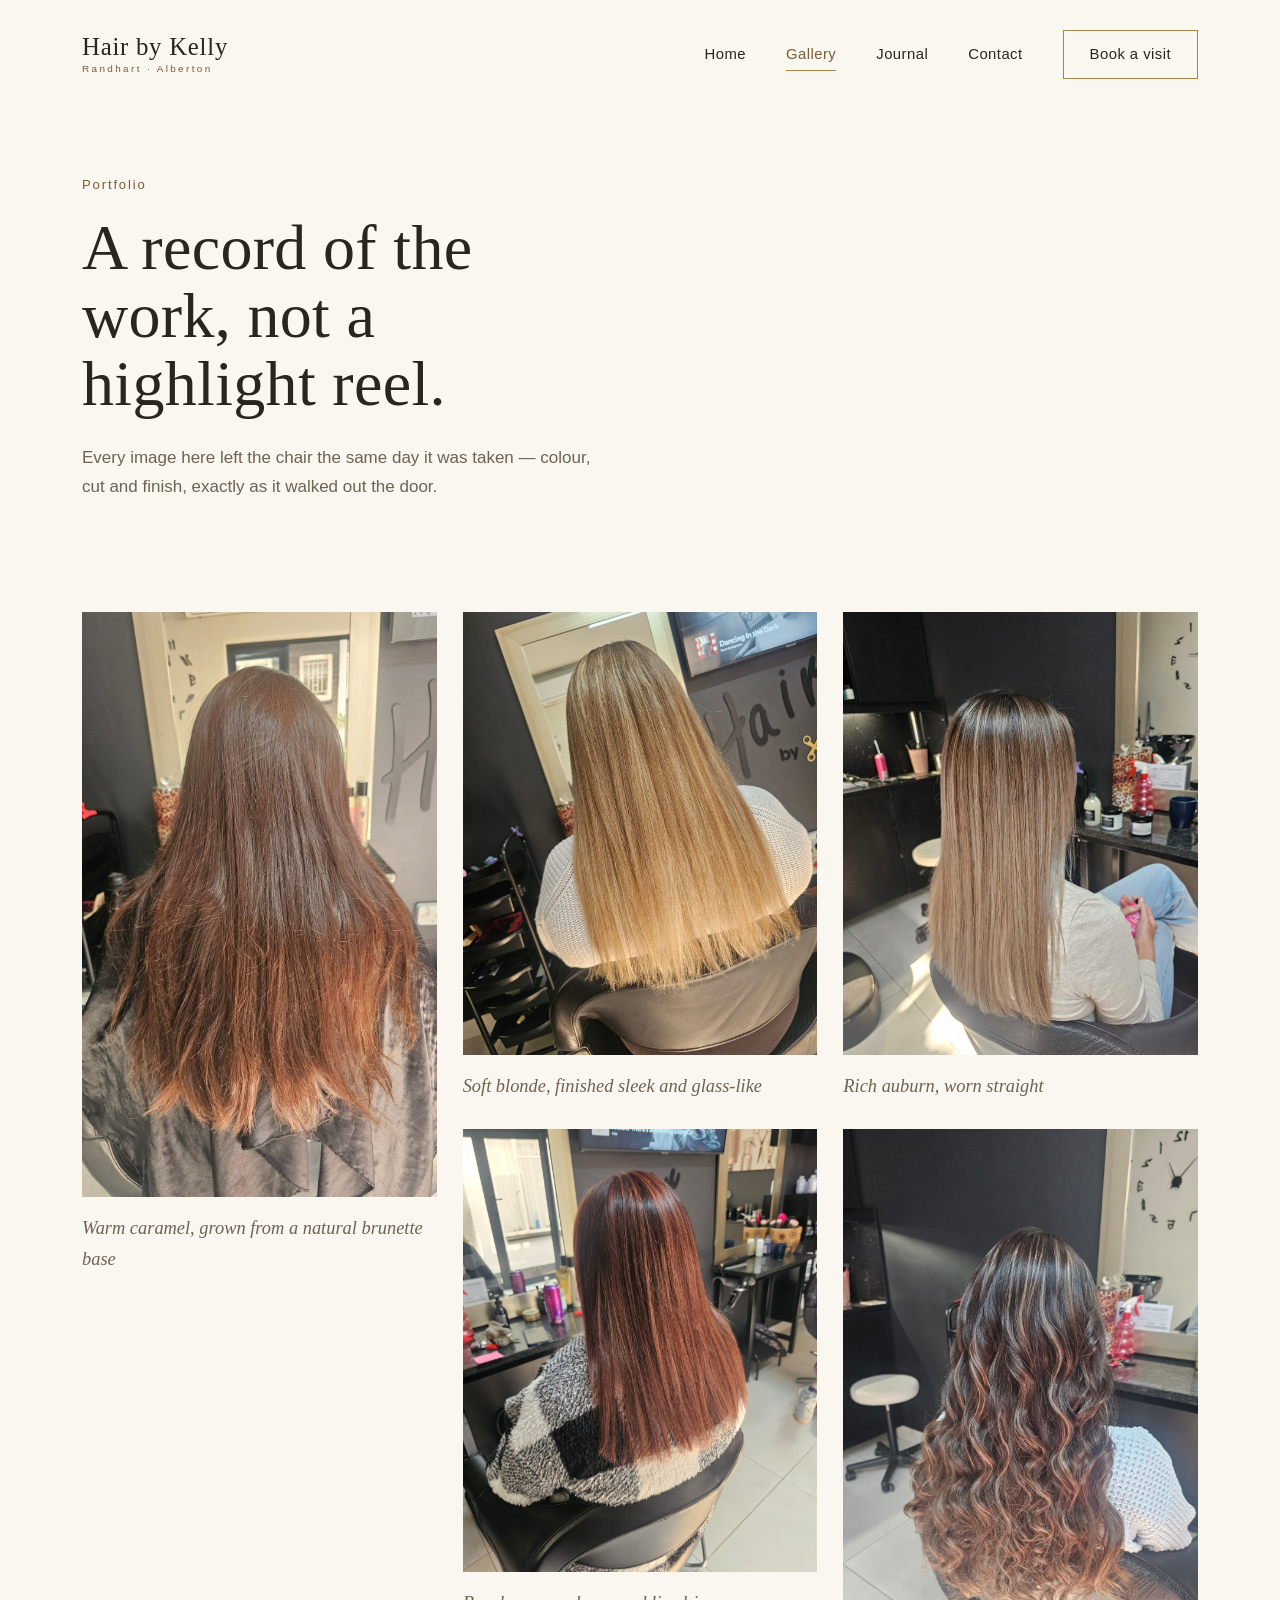
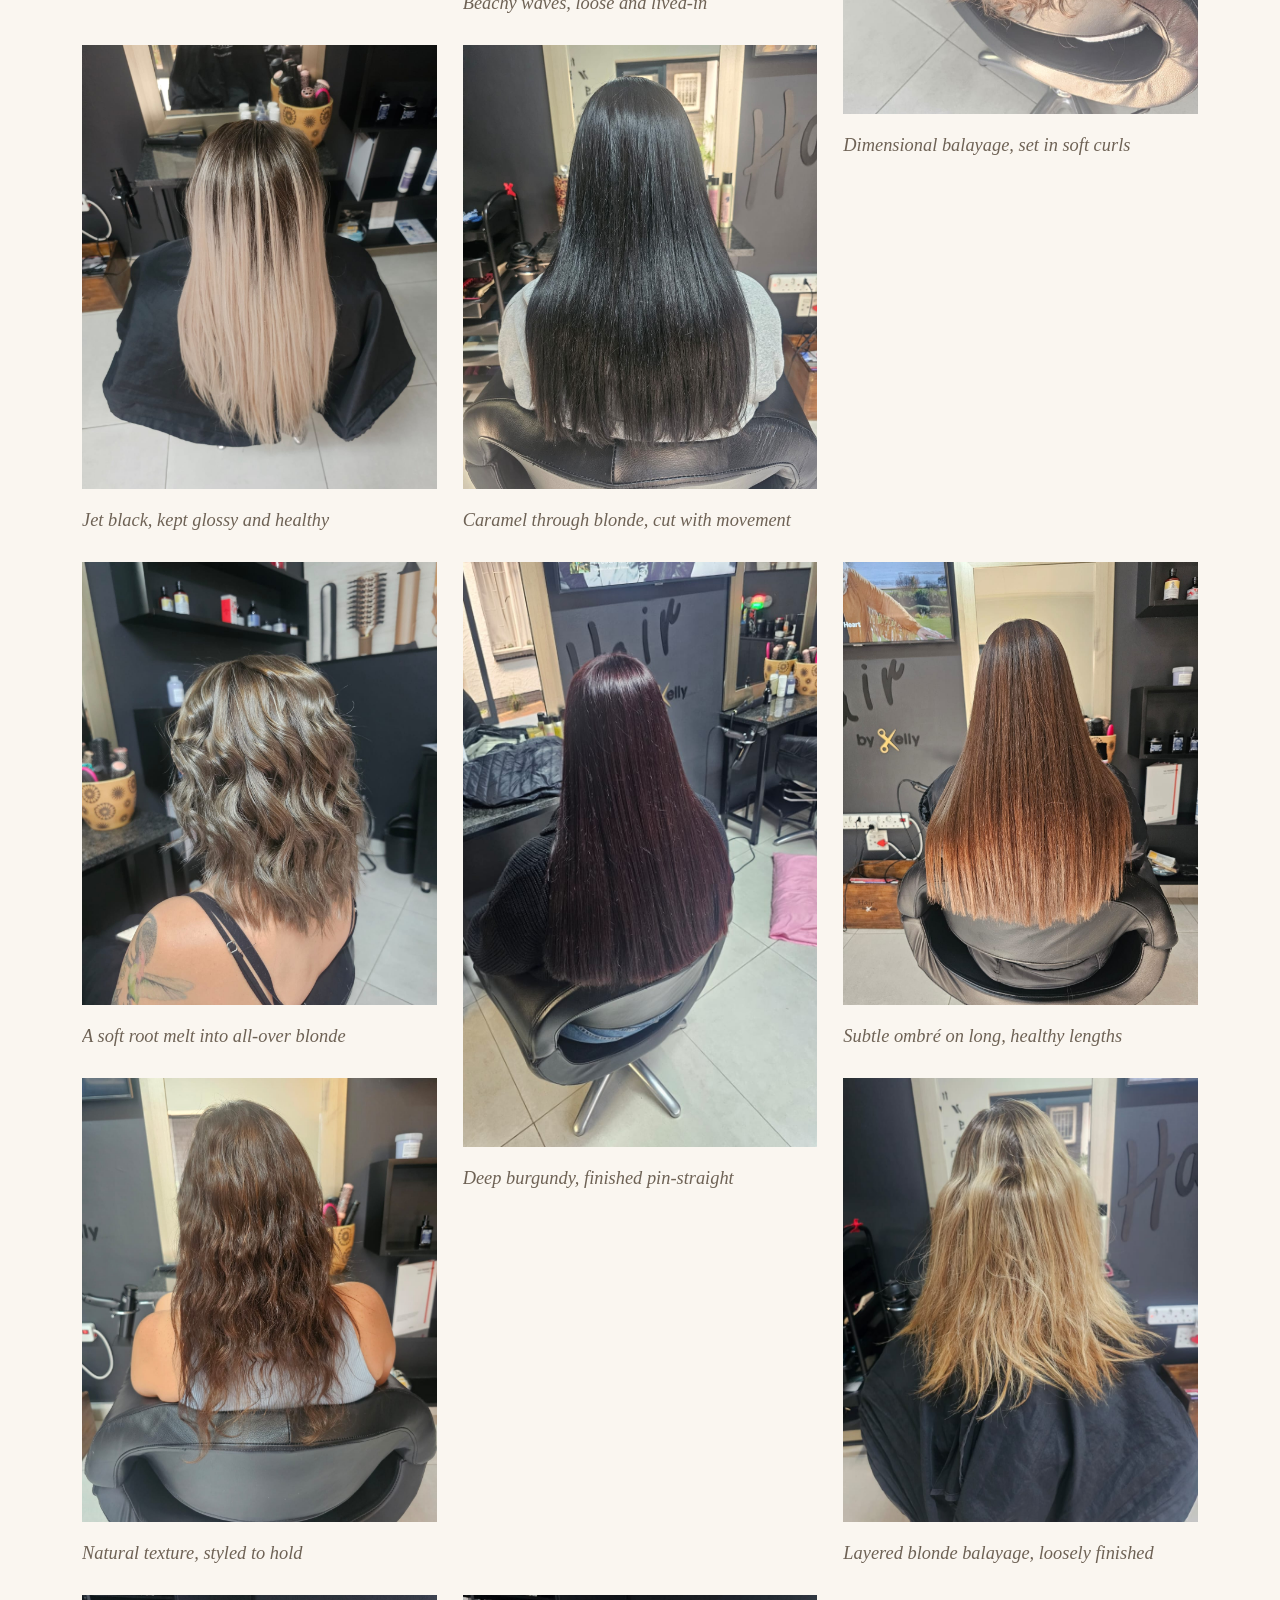
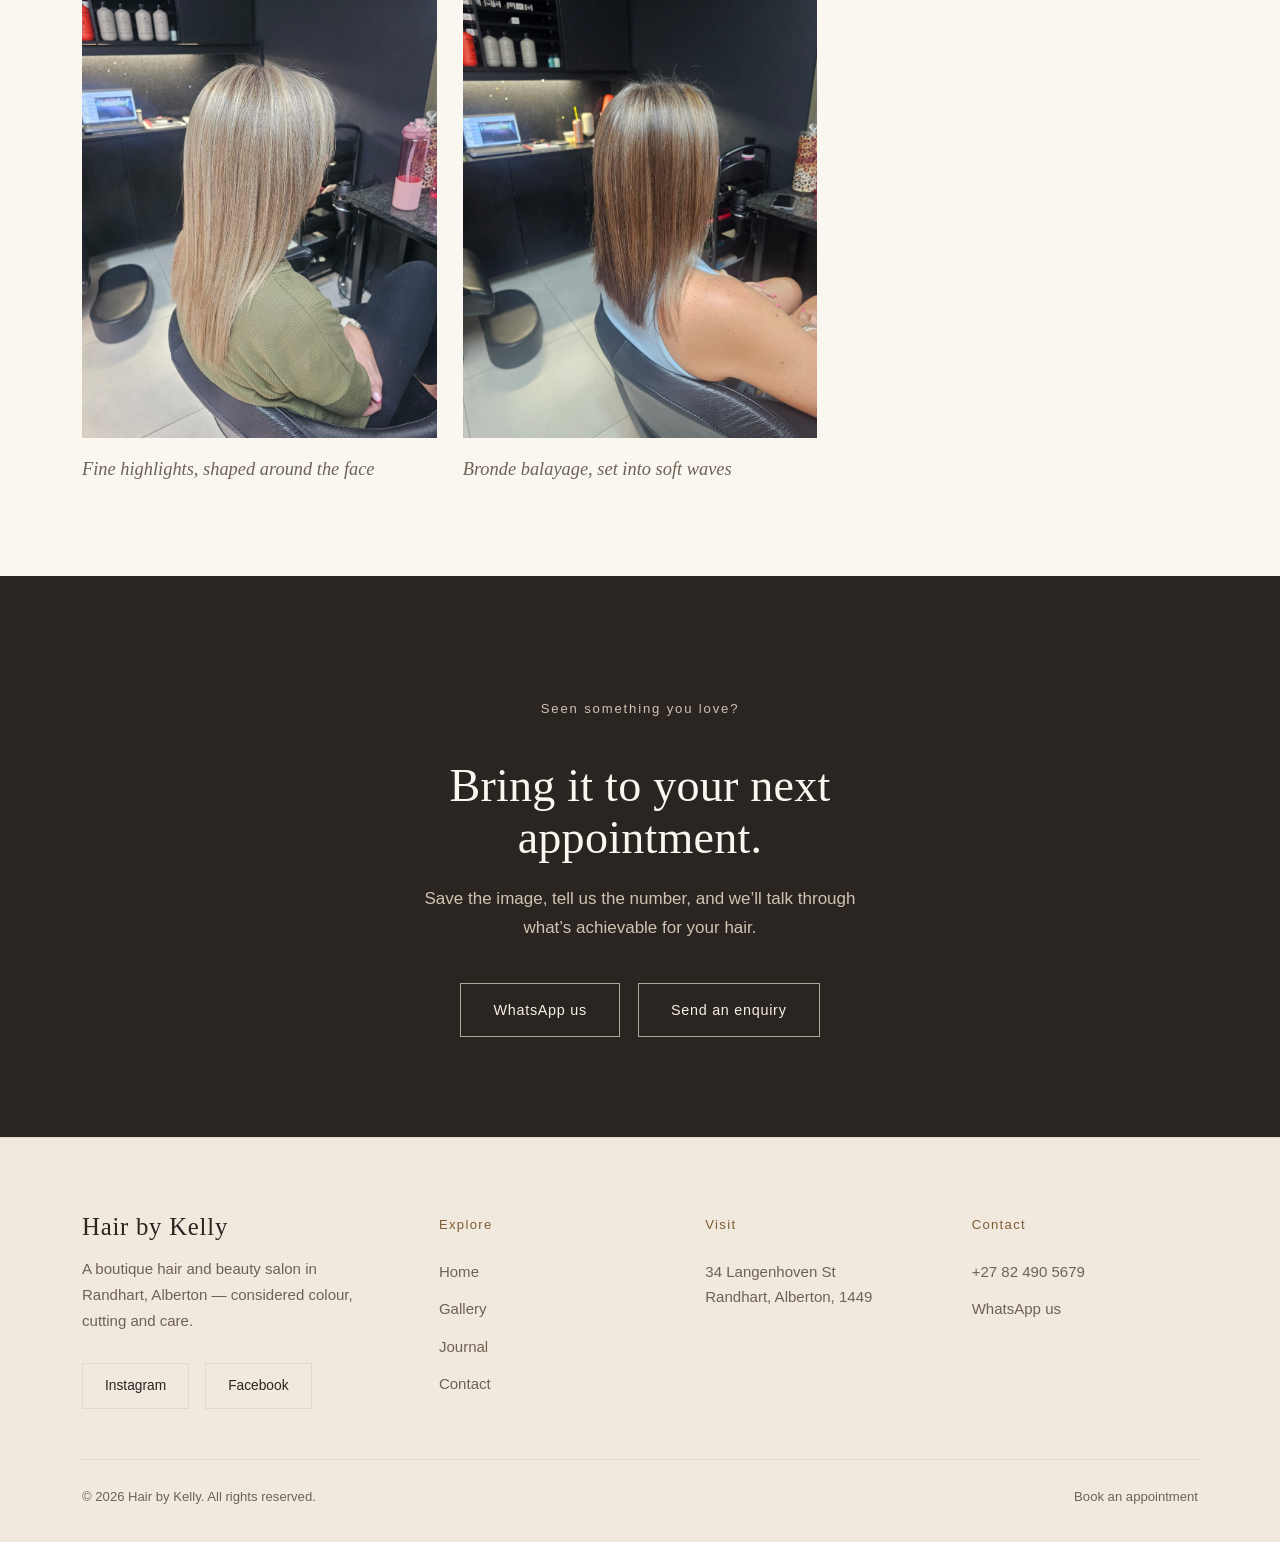
<file: gallery.html>
<!DOCTYPE html>
<html lang="en-ZA">
<head>
<meta charset="UTF-8">
<meta name="viewport" content="width=device-width, initial-scale=1.0">
<title>Gallery — Hair by Kelly</title>
<meta name="description" content="A gallery of hair colour, cutting and styling work from Hair by Kelly, a boutique salon in Randhart, Alberton.">
<link rel="canonical" href="https://www.hairbykelly.co.za/gallery.html">
<meta name="robots" content="index, follow">
<meta property="og:type" content="website">
<meta property="og:site_name" content="Hair by Kelly">
<meta property="og:title" content="Gallery — Hair by Kelly">
<meta property="og:description" content="A gallery of colour, cutting and styling work from Hair by Kelly, Randhart, Alberton.">
<meta property="og:image" content="https://www.hairbykelly.co.za/assets/images/gallery-01.jpg">
<meta name="twitter:card" content="summary_large_image">
<meta http-equiv="Content-Security-Policy" content="default-src 'self'; img-src 'self' data:; style-src 'self' 'unsafe-inline' https://fonts.googleapis.com; font-src https://fonts.gstatic.com; script-src 'self'; frame-ancestors 'self'; base-uri 'self'; form-action 'self';">
<meta name="referrer" content="strict-origin-when-cross-origin">
<link rel="preconnect" href="https://fonts.googleapis.com">
<link rel="preconnect" href="https://fonts.gstatic.com" crossorigin>
<link href="https://fonts.googleapis.com/css2?family=Cormorant+Garamond:ital,wght@0,400;0,500;0,600;1,400&family=Jost:wght@300;400;500&display=swap" rel="stylesheet">
<link rel="stylesheet" href="style.css">
</head>
<body>

<header class="site-header">
  <div class="wrap">
    <a href="index.html" class="brand">Hair by Kelly<span>Randhart · Alberton</span></a>
    <nav class="nav" id="site-nav">
      <a href="index.html">Home</a>
      <a href="gallery.html" class="active">Gallery</a>
      <a href="blog.html">Journal</a>
      <a href="contact.html">Contact</a>
      <a href="https://wa.me/27824905679" class="btn" target="_blank" rel="noopener">Book a visit</a>
    </nav>
    <button class="nav-toggle" aria-label="Open menu" aria-expanded="false">
      <span></span><span></span><span></span>
    </button>
  </div>
</header>

<section class="section--tight" style="padding-top:170px;">
  <div class="wrap">
    <p class="label">Portfolio</p>
    <h1 style="max-width:16ch;">A record of the work, not a highlight reel.</h1>
    <p style="margin-top:26px; max-width:56ch; color:var(--umber);">Every image here left the chair the same day it was taken — colour, cut and finish, exactly as it walked out the door.</p>
  </div>
</section>

<section class="section--tight" style="padding-top:0;">
  <div class="wrap">
    <div class="gallery-grid">

      <div class="gallery-item tall">
        <figure>
          <img src="gallery-01.jpg" alt="Long brunette hair with a warm caramel balayage through the ends" loading="lazy">
          <figcaption>Warm caramel, grown from a natural brunette base</figcaption>
        </figure>
      </div>

      <div class="gallery-item">
        <figure>
          <img src="gallery-02.jpg" alt="Soft blonde highlights with a sleek, glossy finish" loading="lazy">
          <figcaption>Soft blonde, finished sleek and glass-like</figcaption>
        </figure>
      </div>

      <div class="gallery-item">
        <figure>
          <img src="gallery-03.jpg" alt="Rich auburn colour on straight, glossy hair" loading="lazy">
          <figcaption>Rich auburn, worn straight</figcaption>
        </figure>
      </div>

      <div class="gallery-item">
        <figure>
          <img src="gallery-05.jpg" alt="Beachy blonde waves with loose, natural texture" loading="lazy">
          <figcaption>Beachy waves, loose and lived-in</figcaption>
        </figure>
      </div>

      <div class="gallery-item tall">
        <figure>
          <img src="gallery-04.jpg" alt="Dark hair with dimensional balayage set in soft curls" loading="lazy">
          <figcaption>Dimensional balayage, set in soft curls</figcaption>
        </figure>
      </div>

      <div class="gallery-item">
        <figure>
          <img src="gallery-09.jpg" alt="Sleek jet black hair with a glossy, healthy finish" loading="lazy">
          <figcaption>Jet black, kept glossy and healthy</figcaption>
        </figure>
      </div>

      <div class="gallery-item">
        <figure>
          <img src="gallery-06.jpg" alt="Caramel and blonde layered colour with movement" loading="lazy">
          <figcaption>Caramel through blonde, cut with movement</figcaption>
        </figure>
      </div>

      <div class="gallery-item">
        <figure>
          <img src="gallery-08.jpg" alt="Long hair with a soft root melt into blonde balayage" loading="lazy">
          <figcaption>A soft root melt into all-over blonde</figcaption>
        </figure>
      </div>

      <div class="gallery-item tall">
        <figure>
          <img src="gallery-10.jpg" alt="Deep burgundy hair colour with a smooth, sleek finish" loading="lazy">
          <figcaption>Deep burgundy, finished pin-straight</figcaption>
        </figure>
      </div>

      <div class="gallery-item">
        <figure>
          <img src="gallery-07.jpg" alt="Long straight brunette hair with a subtle caramel ombre" loading="lazy">
          <figcaption>Subtle ombré on long, healthy lengths</figcaption>
        </figure>
      </div>

      <div class="gallery-item">
        <figure>
          <img src="gallery-13.jpg" alt="Natural brunette waves with soft texture" loading="lazy">
          <figcaption>Natural texture, styled to hold</figcaption>
        </figure>
      </div>

      <div class="gallery-item">
        <figure>
          <img src="gallery-14.jpg" alt="Blonde balayage with loose layered ends" loading="lazy">
          <figcaption>Layered blonde balayage, loosely finished</figcaption>
        </figure>
      </div>

      <div class="gallery-item">
        <figure>
          <img src="gallery-11.jpg" alt="Shoulder-length blonde highlights, side profile" loading="lazy">
          <figcaption>Fine highlights, shaped around the face</figcaption>
        </figure>
      </div>

      <div class="gallery-item">
        <figure>
          <img src="gallery-12.jpg" alt="Bronde balayage set in loose curls" loading="lazy">
          <figcaption>Bronde balayage, set into soft waves</figcaption>
        </figure>
      </div>

    </div>
  </div>
</section>

<section class="cta-banner">
  <div class="wrap">
    <p class="label">Seen something you love?</p>
    <h2>Bring it to your next appointment.</h2>
    <p>Save the image, tell us the number, and we&rsquo;ll talk through what&rsquo;s achievable for your hair.</p>
    <div class="hero-cta">
      <a href="https://wa.me/27824905679" class="btn btn--ghost-light" target="_blank" rel="noopener">WhatsApp us</a>
      <a href="contact.html" class="btn btn--ghost-light">Send an enquiry</a>
    </div>
  </div>
</section>

<footer>
  <div class="wrap">
    <div class="footer-grid">
      <div class="footer-brand">
        <a href="index.html" class="brand">Hair by Kelly</a>
        <p>A boutique hair and beauty salon in Randhart, Alberton — considered colour, cutting and care.</p>
        <div class="social-row">
          <a href="https://www.instagram.com/hair_by_kelly_6" target="_blank" rel="noopener" class="social-pill">Instagram</a>
          <a href="https://www.facebook.com/share/19U6daWz98/" target="_blank" rel="noopener" class="social-pill">Facebook</a>
        </div>
      </div>
      <div>
        <h4>Explore</h4>
        <ul>
          <li><a href="index.html">Home</a></li>
          <li><a href="gallery.html">Gallery</a></li>
          <li><a href="blog.html">Journal</a></li>
          <li><a href="contact.html">Contact</a></li>
        </ul>
      </div>
      <div>
        <h4>Visit</h4>
        <ul>
          <li><a href="https://maps.app.goo.gl/3p5jJwib6nk2fqFb6" target="_blank" rel="noopener">34 Langenhoven St<br>Randhart, Alberton, 1449</a></li>
        </ul>
      </div>
      <div>
        <h4>Contact</h4>
        <ul>
          <li><a href="tel:+27824905679">+27 82 490 5679</a></li>
          <li><a href="https://wa.me/27824905679" target="_blank" rel="noopener">WhatsApp us</a></li>
        </ul>
      </div>
    </div>
    <div class="footer-bottom">
      <span>&copy; 2026 Hair by Kelly. All rights reserved.</span>
      <span><a href="contact.html">Book an appointment</a></span>
    </div>
  </div>
</footer>

<script src="main.js"></script>
</body>
</html>
</file>
<file: style.css>
/* ============================================================
   HAIR BY KELLY — stylesheet
   Type:  "Cormorant Garamond" (display/serif) + "Jost" (body/sans)
   Palette:
     --cream     #FAF6F0   base background
     --ivory     #F1E9DE   secondary surface
     --charcoal  #2A2521   primary text
     --umber     #6E6255   muted text
     --gold      #A9814B   accent / gold
     --gold-deep #7C5C34   accent hover / deep gold
     --line      #E4D9C9   hairline rule
   ============================================================ */

:root {
  --cream: #FAF6F0;
  --ivory: #F1E9DE;
  --charcoal: #2A2521;
  --umber: #6E6255;
  --gold: #A9814B;
  --gold-deep: #7C5C34;
  --line: #E4D9C9;
  --max: 1180px;
}

*, *::before, *::after { box-sizing: border-box; }

html {
  scroll-behavior: smooth;
}

@media (prefers-reduced-motion: reduce) {
  html { scroll-behavior: auto; }
  *, *::before, *::after {
    animation-duration: 0.001ms !important;
    animation-iteration-count: 1 !important;
    transition-duration: 0.001ms !important;
    scroll-behavior: auto !important;
  }
}

body {
  margin: 0;
  background: var(--cream);
  color: var(--charcoal);
  font-family: "Jost", -apple-system, "Segoe UI", sans-serif;
  font-size: 17px;
  line-height: 1.7;
  -webkit-font-smoothing: antialiased;
  font-weight: 300;
}

h1, h2, h3, h4 {
  font-family: "Cormorant Garamond", Georgia, serif;
  font-weight: 500;
  color: var(--charcoal);
  margin: 0;
  letter-spacing: 0.005em;
}

h1 { font-size: clamp(2.6rem, 5vw, 4.6rem); line-height: 1.06; font-weight: 500; }
h2 { font-size: clamp(2rem, 3.6vw, 3.1rem); line-height: 1.12; }
h3 { font-size: clamp(1.4rem, 2vw, 1.85rem); line-height: 1.25; }

p { margin: 0 0 1.2em; max-width: 62ch; }
a { color: inherit; text-decoration: none; }

img { max-width: 100%; display: block; }

.wrap {
  max-width: var(--max);
  margin: 0 auto;
  padding: 0 32px;
}

.label {
  display: inline-block;
  font-family: "Jost", sans-serif;
  font-size: 0.82rem;
  letter-spacing: 0.14em;
  color: var(--gold-deep);
  margin-bottom: 18px;
}

.rule {
  width: 54px;
  height: 1px;
  background: var(--gold);
  border: none;
  margin: 20px 0 28px;
}

.rule--center { margin-left: auto; margin-right: auto; }

/* ---------------- Header / Nav ---------------- */

.site-header {
  position: fixed;
  top: 0; left: 0; right: 0;
  z-index: 100;
  background: rgba(250, 246, 240, 0.0);
  transition: background 0.5s ease, box-shadow 0.5s ease, padding 0.4s ease;
  padding: 30px 0;
}

.site-header.is-scrolled {
  background: rgba(250, 246, 240, 0.92);
  backdrop-filter: blur(10px);
  box-shadow: 0 1px 0 var(--line);
  padding: 16px 0;
}

.site-header .wrap {
  display: flex;
  align-items: center;
  justify-content: space-between;
}

.brand {
  font-family: "Cormorant Garamond", serif;
  font-size: 1.55rem;
  letter-spacing: 0.03em;
  color: var(--charcoal);
  display: flex;
  flex-direction: column;
  line-height: 1.05;
}

.brand span {
  font-family: "Jost", sans-serif;
  font-size: 0.62rem;
  letter-spacing: 0.24em;
  color: var(--gold-deep);
  margin-top: 4px;
}

.site-header.is-dark .brand,
.site-header.is-dark .nav a,
.site-header.is-dark .nav-toggle span {
  color: #F6EFE4;
}

.site-header.is-dark.is-scrolled .brand,
.site-header.is-dark.is-scrolled .nav a,
.site-header.is-dark.is-scrolled .nav-toggle span {
  color: var(--charcoal);
}

.nav {
  display: flex;
  align-items: center;
  gap: 40px;
}

.nav a {
  font-size: 0.93rem;
  letter-spacing: 0.03em;
  position: relative;
  padding: 4px 0;
}

.nav a::after {
  content: "";
  position: absolute;
  left: 0; right: 100%;
  bottom: 0;
  height: 1px;
  background: var(--gold);
  transition: right 0.35s ease;
}

.nav a:hover::after,
.nav a.active::after {
  right: 0;
}

.nav a.active { color: var(--gold-deep); }

.nav .btn { padding: 11px 26px; }

.nav-toggle {
  display: none;
  flex-direction: column;
  gap: 5px;
  background: none;
  border: none;
  cursor: pointer;
  padding: 8px;
}

.nav-toggle span {
  width: 24px;
  height: 1px;
  background: var(--charcoal);
  transition: transform 0.3s ease, opacity 0.3s ease;
}

/* ---------------- Buttons ---------------- */

.btn {
  display: inline-flex;
  align-items: center;
  gap: 10px;
  padding: 14px 32px;
  border: 1px solid var(--gold);
  color: var(--charcoal);
  font-size: 0.9rem;
  letter-spacing: 0.05em;
  background: transparent;
  transition: background 0.35s ease, color 0.35s ease, border-color 0.35s ease;
  cursor: pointer;
}

.btn:hover { background: var(--gold); color: #FAF6F0; }

.btn--solid {
  background: var(--charcoal);
  border-color: var(--charcoal);
  color: #FAF6F0;
}

.btn--solid:hover {
  background: var(--gold-deep);
  border-color: var(--gold-deep);
  color: #fff;
}

.btn--ghost-light {
  border-color: rgba(246,239,228,0.65);
  color: #F6EFE4;
}
.btn--ghost-light:hover {
  background: #F6EFE4;
  color: var(--charcoal);
}

.link-underline {
  border-bottom: 1px solid var(--gold);
  padding-bottom: 2px;
  transition: border-color 0.3s ease, color 0.3s ease;
}
.link-underline:hover { color: var(--gold-deep); border-color: var(--gold-deep); }

/* ---------------- Hero (rolling parallax) ---------------- */

.hero {
  position: relative;
  min-height: 100vh;
  display: flex;
  align-items: flex-end;
  overflow: hidden;
  background: var(--charcoal);
}

.hero-bg {
  position: absolute;
  inset: 0;
  background-image: url("../assets/images/hero-bg.jpg");
  background-size: cover;
  background-position: center 30%;
  transform: scale(1.12);
  animation: heroDrift 34s ease-in-out infinite alternate;
  filter: saturate(0.9) brightness(0.62);
}

@keyframes heroDrift {
  0%   { transform: scale(1.12) translate(0, 0); }
  100% { transform: scale(1.2) translate(-1.5%, -2%); }
}

.hero::before {
  content: "";
  position: absolute;
  inset: 0;
  background: linear-gradient(180deg, rgba(20,17,14,0.35) 0%, rgba(20,17,14,0.35) 40%, rgba(20,17,14,0.86) 100%);
  z-index: 1;
}

.hero-content {
  position: relative;
  z-index: 2;
  width: 100%;
  padding: 0 0 110px;
  color: #F6EFE4;
}

.hero-content .label { color: #D9C4A0; }

.hero h1 {
  color: #FBF7F0;
  max-width: 15ch;
}

.hero-sub {
  margin-top: 26px;
  font-size: 1.18rem;
  font-family: "Cormorant Garamond", serif;
  font-style: italic;
  color: #E8DCC7;
  max-width: 40ch;
}

.hero-cta {
  margin-top: 40px;
  display: flex;
  gap: 18px;
  flex-wrap: wrap;
}

.scroll-cue {
  position: absolute;
  bottom: 34px;
  left: 32px;
  z-index: 2;
  color: #E8DCC7;
  font-size: 0.78rem;
  letter-spacing: 0.15em;
  display: flex;
  align-items: center;
  gap: 12px;
}

.scroll-cue .stem {
  width: 1px;
  height: 34px;
  background: rgba(232,220,199,0.55);
  position: relative;
  overflow: hidden;
}

.scroll-cue .stem::after {
  content: "";
  position: absolute;
  top: -34px;
  left: 0;
  width: 100%;
  height: 100%;
  background: #E8DCC7;
  animation: cueDrop 2.4s ease-in-out infinite;
}

@keyframes cueDrop {
  0% { top: -34px; }
  60% { top: 34px; }
  100% { top: 34px; }
}

/* ---------------- Sections ---------------- */

section { padding: 120px 0; }
.section--tight { padding: 90px 0; }
.section--ivory { background: var(--ivory); }
.section--charcoal { background: var(--charcoal); color: #F1E9DE; }
.section--charcoal h2, .section--charcoal h3 { color: #FBF7F0; }
.section--charcoal .label { color: #D9C4A0; }
.section--charcoal p { color: #CFC3B2; }

.intro-grid {
  display: grid;
  grid-template-columns: 1.1fr 1fr;
  gap: 90px;
  align-items: start;
}

.intro-grid .kicker-block { max-width: 46ch; }

.stat-row {
  display: flex;
  gap: 56px;
  margin-top: 44px;
}

.stat b {
  display: block;
  font-family: "Cormorant Garamond", serif;
  font-size: 2.6rem;
  color: var(--gold-deep);
  font-weight: 500;
}

.stat span {
  font-size: 0.85rem;
  color: var(--umber);
  letter-spacing: 0.02em;
}

/* ---------------- Services / Signature work ---------------- */

.section-head {
  display: flex;
  justify-content: space-between;
  align-items: flex-end;
  gap: 40px;
  margin-bottom: 64px;
}

.section-head p { margin: 0; color: var(--umber); }

.services-list {
  display: grid;
  grid-template-columns: repeat(2, 1fr);
  border-top: 1px solid var(--line);
}

.service-row {
  display: grid;
  grid-template-columns: 90px 1fr;
  gap: 22px;
  padding: 34px 28px 34px 0;
  border-bottom: 1px solid var(--line);
}

.services-list .service-row:nth-child(odd) { border-right: 1px solid var(--line); padding-right: 44px; }
.services-list .service-row:nth-child(even) { padding-left: 44px; }

.service-row .num {
  font-family: "Cormorant Garamond", serif;
  font-size: 1.1rem;
  color: var(--gold);
  padding-top: 4px;
}

.service-row h3 { margin-bottom: 8px; }
.service-row p { margin: 0; color: var(--umber); font-size: 0.96rem; }

/* ---------------- Gallery teaser & grid ---------------- */

.teaser-grid {
  display: grid;
  grid-template-columns: repeat(4, 1fr);
  gap: 4px;
}

.teaser-grid a {
  position: relative;
  overflow: hidden;
  aspect-ratio: 3/4;
  display: block;
}

.teaser-grid img {
  width: 100%; height: 100%;
  object-fit: cover;
  transform: scale(1);
  transition: transform 1.1s cubic-bezier(.2,.7,.2,1);
}

.teaser-grid a:hover img { transform: scale(1.06); }

.gallery-grid {
  display: grid;
  grid-template-columns: repeat(3, 1fr);
  gap: 26px;
}

.gallery-item { }

.gallery-item figure {
  margin: 0;
  overflow: hidden;
}

.gallery-item img {
  width: 100%;
  aspect-ratio: 4/5;
  object-fit: cover;
  transition: transform 0.9s cubic-bezier(.2,.7,.2,1);
}

.gallery-item:hover img { transform: scale(1.045); }

.gallery-item figcaption {
  margin-top: 16px;
  font-family: "Cormorant Garamond", serif;
  font-size: 1.15rem;
  font-style: italic;
  color: var(--umber);
}

.gallery-item.tall { grid-row: span 2; }
.gallery-item.tall img { aspect-ratio: 4/6.6; }

/* ---------------- Reviews marquee ---------------- */

.reviews-band {
  padding: 90px 0 96px;
  border-top: 1px solid var(--line);
  border-bottom: 1px solid var(--line);
  overflow: hidden;
}

.reviews-head {
  display: flex;
  align-items: center;
  justify-content: space-between;
  gap: 24px;
  margin-bottom: 48px;
}

.g-badge {
  display: inline-flex;
  align-items: center;
  gap: 10px;
  font-size: 0.92rem;
  letter-spacing: 0.02em;
  color: var(--charcoal);
}

.g-badge .stars { color: var(--gold); letter-spacing: 2px; }

.marquee {
  width: 100%;
  overflow: hidden;
  mask-image: linear-gradient(90deg, transparent, #000 6%, #000 94%, transparent);
  -webkit-mask-image: linear-gradient(90deg, transparent, #000 6%, #000 94%, transparent);
}

.marquee-track {
  display: flex;
  gap: 28px;
  width: max-content;
  animation: scrollLeft 46s linear infinite;
}

.marquee:hover .marquee-track { animation-play-state: paused; }

@keyframes scrollLeft {
  from { transform: translateX(0); }
  to { transform: translateX(-50%); }
}

.review-card {
  width: 340px;
  flex: 0 0 auto;
  background: var(--cream);
  border: 1px solid var(--line);
  padding: 32px 30px;
}

.review-card .stars { color: var(--gold); font-size: 0.9rem; letter-spacing: 2px; margin-bottom: 16px; display: block; }
.review-card p { font-size: 0.98rem; color: var(--charcoal); margin-bottom: 18px; }
.review-card .who { font-size: 0.82rem; color: var(--umber); letter-spacing: 0.03em; }

/* ---------------- CTA banner ---------------- */

.cta-banner {
  background: var(--charcoal);
  color: #F6EFE4;
  padding: 100px 0;
  text-align: center;
}

.cta-banner h2 { color: #FBF7F0; max-width: 20ch; margin: 0 auto; }
.cta-banner p { color: #CFC3B2; max-width: 50ch; margin: 22px auto 40px; }
.cta-banner .hero-cta { justify-content: center; }

/* ---------------- Footer ---------------- */

footer {
  background: var(--ivory);
  padding: 76px 0 34px;
  border-top: 1px solid var(--line);
}

.footer-grid {
  display: grid;
  grid-template-columns: 1.4fr 1fr 1fr 1fr;
  gap: 40px;
  padding-bottom: 50px;
}

.footer-grid h4 {
  font-family: "Jost", sans-serif;
  font-size: 0.82rem;
  letter-spacing: 0.1em;
  color: var(--gold-deep);
  margin-bottom: 22px;
  font-weight: 400;
}

.footer-grid ul { list-style: none; margin: 0; padding: 0; }
.footer-grid li { margin-bottom: 12px; font-size: 0.94rem; color: var(--umber); }
.footer-grid a:hover { color: var(--gold-deep); }

.footer-brand .brand { margin-bottom: 16px; }
.footer-brand p { color: var(--umber); font-size: 0.94rem; max-width: 34ch; }

.footer-bottom {
  border-top: 1px solid var(--line);
  padding-top: 26px;
  display: flex;
  justify-content: space-between;
  flex-wrap: wrap;
  gap: 14px;
  font-size: 0.82rem;
  color: var(--umber);
}

.footer-bottom a { margin-left: 18px; }

/* ---------------- Blog ---------------- */

.post-list { border-top: 1px solid var(--line); }

.post-row {
  display: grid;
  grid-template-columns: 160px 1fr auto;
  gap: 40px;
  align-items: baseline;
  padding: 44px 0;
  border-bottom: 1px solid var(--line);
  transition: background 0.3s ease;
}

.post-row .date {
  font-size: 0.82rem;
  letter-spacing: 0.05em;
  color: var(--umber);
  padding-top: 8px;
}

.post-row h3 { margin-bottom: 12px; }
.post-row p { color: var(--umber); margin: 0; font-size: 0.96rem; }
.post-row .tag {
  font-size: 0.78rem;
  color: var(--gold-deep);
  letter-spacing: 0.08em;
  white-space: nowrap;
  padding-top: 10px;
}

.post-hero {
  position: relative;
  height: 62vh;
  min-height: 420px;
  overflow: hidden;
}

.post-hero img {
  width: 100%; height: 100%; object-fit: cover;
  filter: brightness(0.7);
}

.post-hero-caption {
  position: absolute;
  bottom: 0; left: 0; right: 0;
  color: #F6EFE4;
  padding: 60px 0;
}

/* ---------------- Article (single journal post) ---------------- */

.article-wrap {
  max-width: 760px;
  margin: 0 auto;
  padding: 0 32px;
}

.article-meta {
  display: flex;
  gap: 18px;
  align-items: center;
  color: var(--umber);
  font-size: 0.86rem;
  letter-spacing: 0.03em;
  margin-bottom: 22px;
}

.article-meta .tag {
  color: var(--gold-deep);
  letter-spacing: 0.08em;
}

.article-body h2 {
  font-size: clamp(1.6rem, 2.6vw, 2.1rem);
  margin: 56px 0 20px;
}

.article-body h3 {
  margin: 40px 0 16px;
}

.article-body p {
  max-width: 68ch;
  color: var(--charcoal);
}

.article-body p.lede {
  font-family: "Cormorant Garamond", serif;
  font-size: 1.35rem;
  font-style: italic;
  color: var(--umber);
  max-width: 60ch;
  margin-bottom: 40px;
}

.article-body ul {
  margin: 0 0 1.4em;
  padding-left: 22px;
  max-width: 62ch;
}

.article-body li { margin-bottom: 10px; }

.article-body blockquote {
  margin: 44px 0;
  padding: 4px 0 4px 28px;
  border-left: 2px solid var(--gold);
  font-family: "Cormorant Garamond", serif;
  font-size: 1.5rem;
  font-style: italic;
  color: var(--charcoal);
  max-width: 56ch;
}

.back-link {
  display: inline-flex;
  align-items: center;
  gap: 10px;
  font-size: 0.86rem;
  letter-spacing: 0.04em;
  color: var(--umber);
  margin-bottom: 46px;
}

.back-link:hover { color: var(--gold-deep); }

.post-nav {
  display: grid;
  grid-template-columns: 1fr 1fr;
  border-top: 1px solid var(--line);
  margin-top: 30px;
}

.post-nav a {
  padding: 30px 0;
  display: block;
}

.post-nav a:first-child { border-right: 1px solid var(--line); padding-right: 30px; }
.post-nav a:last-child { padding-left: 30px; text-align: right; }
.post-nav a:only-child { border-right: none; }

.post-nav .dir {
  font-size: 0.78rem;
  letter-spacing: 0.1em;
  color: var(--gold-deep);
  display: block;
  margin-bottom: 8px;
}

.post-nav h4 {
  font-family: "Cormorant Garamond", serif;
  font-size: 1.2rem;
  font-weight: 500;
  color: var(--charcoal);
}

@media (max-width: 620px) {
  .post-nav { grid-template-columns: 1fr; }
  .post-nav a:first-child { border-right: none; border-bottom: 1px solid var(--line); padding-right: 0; }
  .post-nav a:last-child { padding-left: 0; text-align: left; }
}

/* ---------------- Contact ---------------- */

.contact-grid {
  display: grid;
  grid-template-columns: 1fr 1fr;
  gap: 90px;
}

.contact-detail {
  display: flex;
  gap: 20px;
  padding: 26px 0;
  border-bottom: 1px solid var(--line);
}

.contact-detail h4 {
  font-family: "Jost", sans-serif;
  font-size: 0.8rem;
  letter-spacing: 0.08em;
  color: var(--gold-deep);
  margin-bottom: 6px;
  font-weight: 400;
}

.contact-detail p { margin: 0; }
.contact-detail:first-child { border-top: 1px solid var(--line); }

.social-row {
  display: flex;
  gap: 16px;
  margin-top: 30px;
}

.social-pill {
  border: 1px solid var(--line);
  padding: 10px 22px;
  font-size: 0.86rem;
  transition: border-color 0.3s ease, color 0.3s ease;
}
.social-pill:hover { border-color: var(--gold); color: var(--gold-deep); }

/* Form */

.field {
  margin-bottom: 26px;
}

.field label {
  display: block;
  font-size: 0.82rem;
  letter-spacing: 0.04em;
  color: var(--umber);
  margin-bottom: 8px;
}

.field input,
.field select,
.field textarea {
  width: 100%;
  border: none;
  border-bottom: 1px solid var(--line);
  background: transparent;
  padding: 12px 2px;
  font-family: "Jost", sans-serif;
  font-size: 1rem;
  color: var(--charcoal);
  transition: border-color 0.3s ease;
}

.field input:focus,
.field select:focus,
.field textarea:focus {
  outline: none;
  border-color: var(--gold);
}

.field textarea { resize: vertical; min-height: 110px; }

.form-note {
  font-size: 0.85rem;
  color: var(--umber);
  margin-top: 18px;
}

.form-success {
  display: none;
  border: 1px solid var(--gold);
  padding: 22px 26px;
  margin-top: 22px;
  font-family: "Cormorant Garamond", serif;
  font-size: 1.15rem;
  font-style: italic;
}

.form-success.is-visible { display: block; }

.map-frame {
  border: 1px solid var(--line);
  aspect-ratio: 4/3;
  display: flex;
  flex-direction: column;
  align-items: flex-start;
  justify-content: flex-end;
  padding: 34px;
  background: var(--ivory)
    url("../assets/images/contact-portrait.jpg") center/cover;
  position: relative;
  overflow: hidden;
}

.map-frame::before {
  content: "";
  position: absolute; inset: 0;
  background: linear-gradient(180deg, rgba(42,37,33,0) 30%, rgba(20,17,14,0.82) 100%);
}

.map-frame * { position: relative; z-index: 1; }
.map-frame p, .map-frame h4 { color: #F6EFE4; }

/* focus visibility */
a:focus-visible, button:focus-visible, input:focus-visible, textarea:focus-visible, select:focus-visible {
  outline: 2px solid var(--gold-deep);
  outline-offset: 3px;
}

/* ---------------- Responsive ---------------- */

@media (max-width: 980px) {
  .intro-grid, .contact-grid { grid-template-columns: 1fr; gap: 50px; }
  .services-list { grid-template-columns: 1fr; }
  .services-list .service-row:nth-child(odd) { border-right: none; padding-right: 0; }
  .services-list .service-row:nth-child(even) { padding-left: 0; }
  .teaser-grid { grid-template-columns: repeat(2, 1fr); }
  .gallery-grid { grid-template-columns: repeat(2, 1fr); }
  .gallery-item.tall { grid-row: auto; }
  .gallery-item.tall img { aspect-ratio: 4/5; }
  .footer-grid { grid-template-columns: 1fr 1fr; }
  .post-row { grid-template-columns: 1fr; gap: 10px; }
  .post-row .tag { padding-top: 0; }
}

@media (max-width: 760px) {
  .nav { position: fixed; top: 0; right: 0; height: 100vh; width: 78%; max-width: 340px;
    background: var(--cream); flex-direction: column; align-items: flex-start;
    justify-content: center; gap: 30px; padding: 40px; transform: translateX(100%);
    transition: transform 0.4s ease; box-shadow: -10px 0 40px rgba(0,0,0,0.12); }
  .nav.is-open { transform: translateX(0); }
  .nav a { color: var(--charcoal) !important; font-size: 1.1rem; }
  .nav-toggle { display: flex; z-index: 101; }
  .site-header.is-dark .nav-toggle span { background: #F6EFE4; }
  .site-header.is-dark.is-scrolled .nav-toggle span,
  body:has(.nav.is-open) .nav-toggle span { background: var(--charcoal); }
  .section-head { flex-direction: column; align-items: flex-start; gap: 16px; }
  .footer-grid { grid-template-columns: 1fr; gap: 30px; }
  section { padding: 80px 0; }
  .hero-content { padding-bottom: 90px; }
  .stat-row { gap: 34px; flex-wrap: wrap; }
}
</file>
